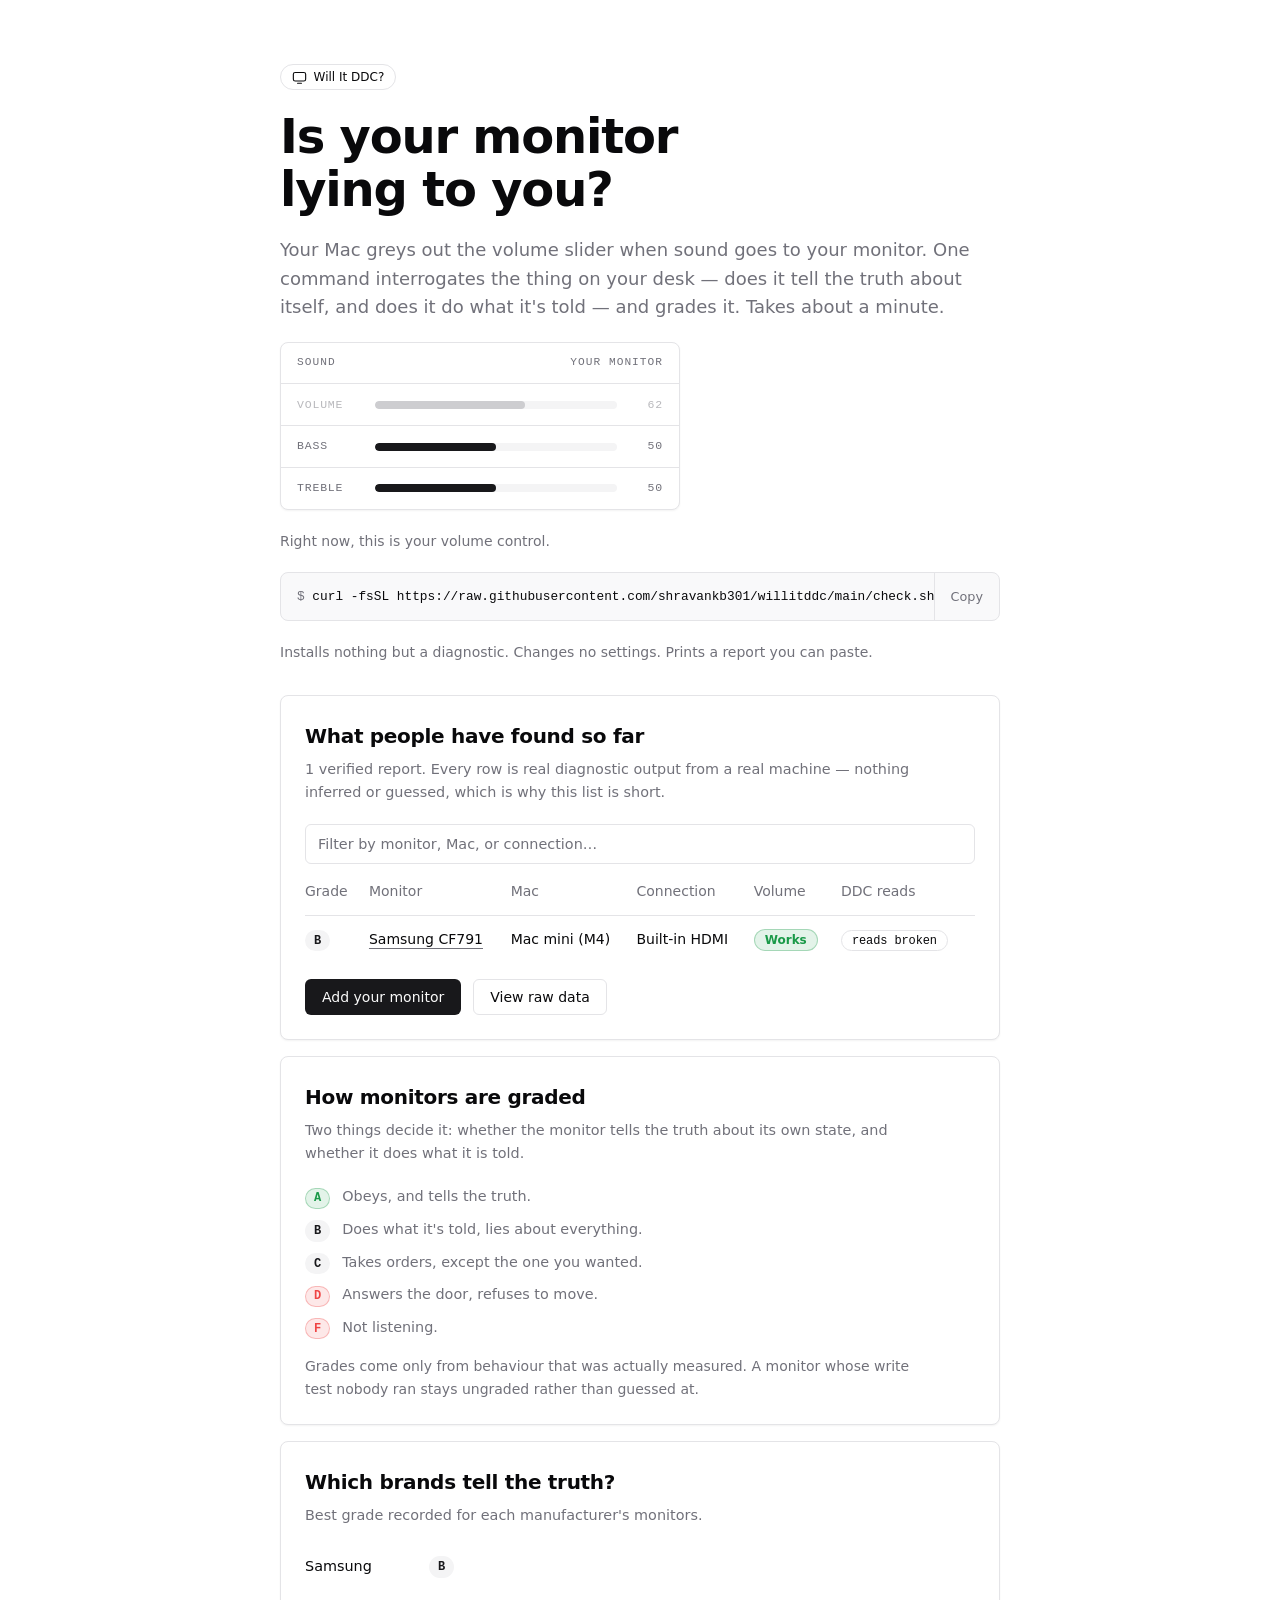
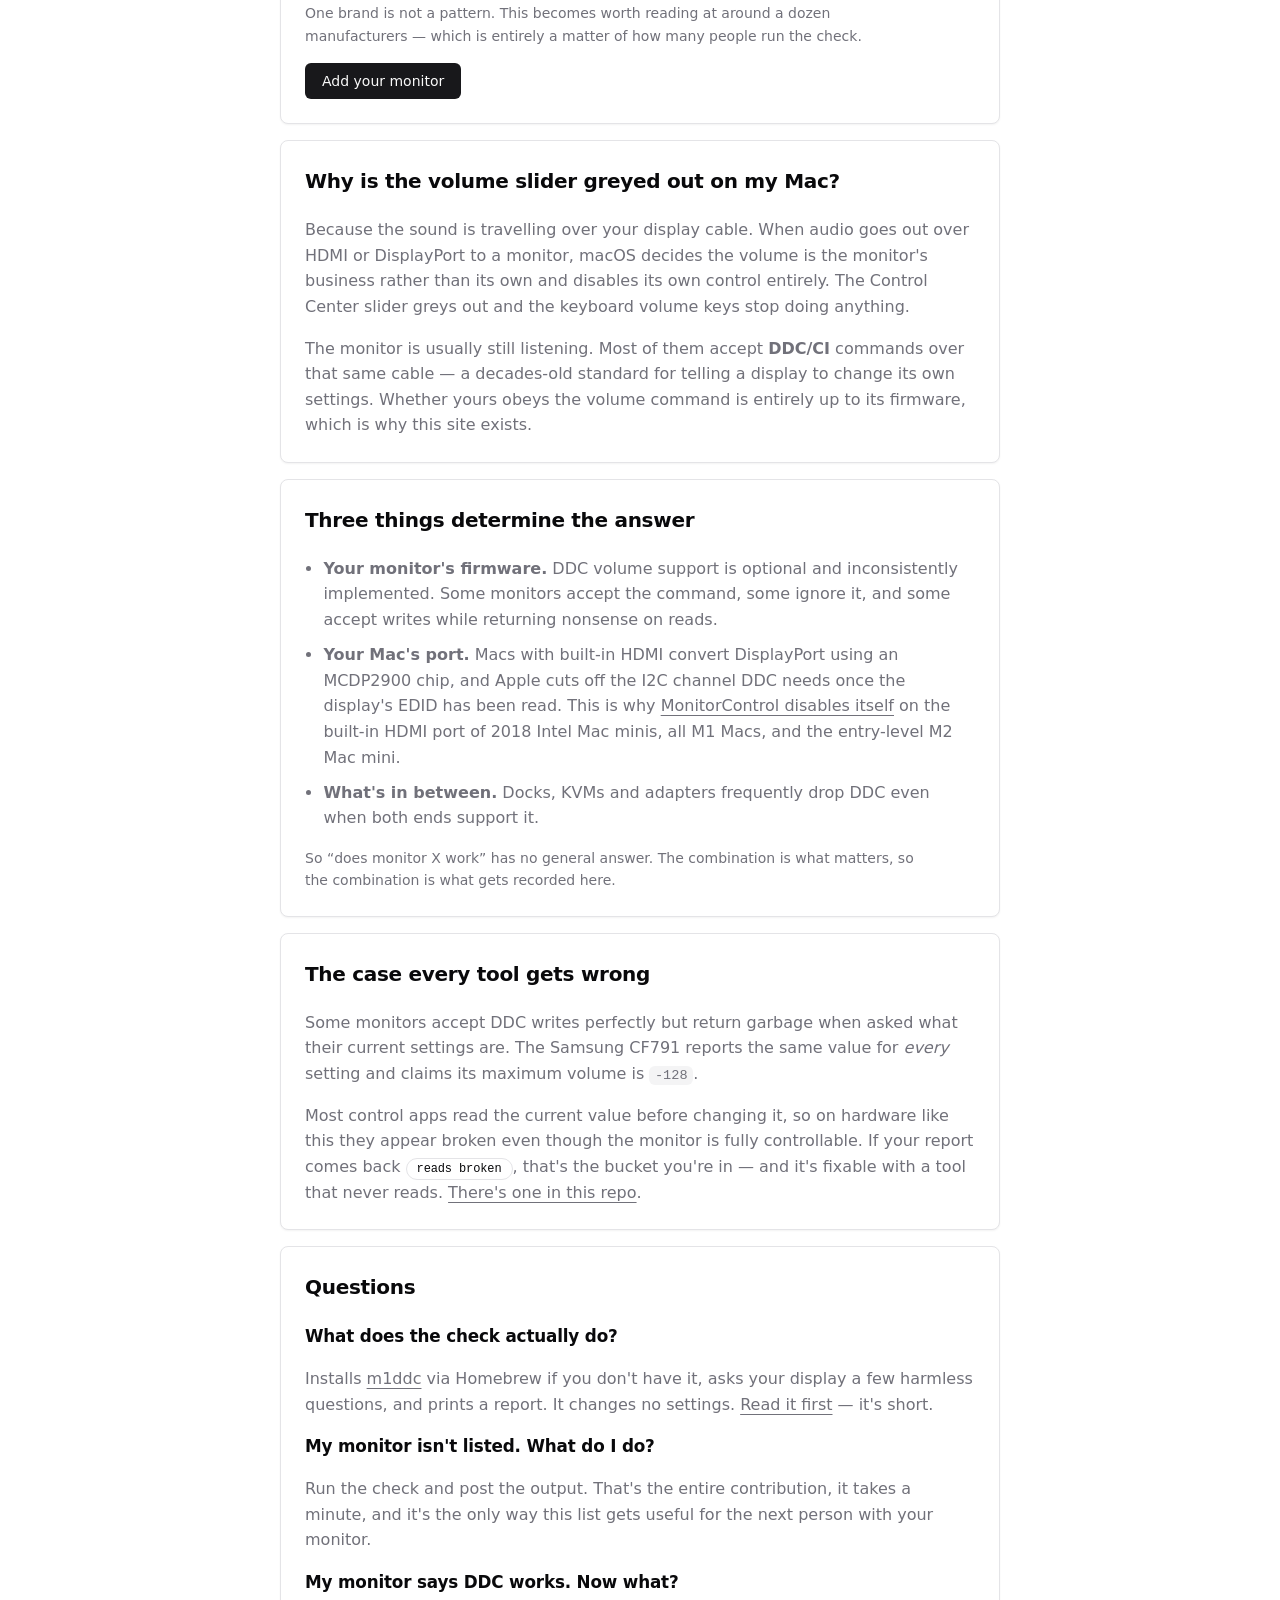
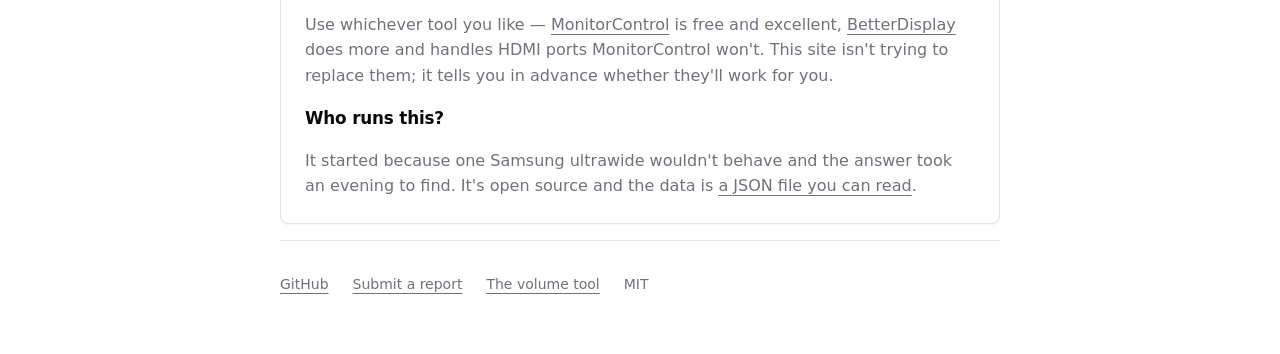
<file: docs/index.html>
<!doctype html>
<html lang="en">
<head>
<meta charset="utf-8">
<meta name="viewport" content="width=device-width, initial-scale=1">
<title>Will It DDC? — Does your monitor&#x27;s volume work on a Mac?</title>
<meta name="description" content="Find out whether your monitor supports DDC volume control on macOS. A crowdsourced compatibility list of monitor, Mac and connection combinations.">
<link rel="canonical" href="https://shravankb301.github.io/willitddc/">
<meta property="og:title" content="Will It DDC? — Does your monitor&#x27;s volume work on a Mac?">
<meta property="og:description" content="Find out whether your monitor supports DDC volume control on macOS. A crowdsourced compatibility list of monitor, Mac and connection combinations.">
<meta property="og:url" content="https://shravankb301.github.io/willitddc/">
<meta property="og:type" content="website">
<meta name="twitter:card" content="summary">
<link rel="icon" href="data:image/svg+xml,%3Csvg%20xmlns%3D%22http%3A//www.w3.org/2000/svg%22%20viewBox%3D%220%200%2020%2020%22%3E%3Crect%20width%3D%2220%22%20height%3D%2220%22%20rx%3D%224.5%22%20fill%3D%22%2318181b%22/%3E%3Crect%20x%3D%223.4%22%20y%3D%224.8%22%20width%3D%2213.2%22%20height%3D%229%22%20rx%3D%222%22%20fill%3D%22none%22%20stroke%3D%22%23fafafa%22%20stroke-width%3D%221.5%22/%3E%3Cpath%20d%3D%22M7.9%2016.4h4.2%22%20stroke%3D%22%23fafafa%22%20stroke-width%3D%221.5%22%20stroke-linecap%3D%22round%22/%3E%3C/svg%3E">
<meta name="color-scheme" content="light dark">
<style>/* Will It DDC? — shadcn/ui design system.
 *
 * shadcn ships as React + Tailwind components you copy into a project. This
 * site is static HTML generated by build.py, so the token set and component
 * styles are ported to plain CSS: same variables (zinc base), same radii, same
 * component anatomy. Swapping to real .tsx components later is then a markup
 * change, not a redesign.
 *
 * Light is the default and dark follows the OS, the way shadcn does it.
 */

:root {
  --background: 0 0% 100%;
  --foreground: 240 10% 3.9%;

  --card: 0 0% 100%;
  --card-foreground: 240 10% 3.9%;

  --primary: 240 5.9% 10%;
  --primary-foreground: 0 0% 98%;

  --secondary: 240 4.8% 95.9%;
  --secondary-foreground: 240 5.9% 10%;

  --muted: 240 4.8% 95.9%;
  --muted-foreground: 240 3.8% 46.1%;

  --accent: 240 4.8% 95.9%;
  --accent-foreground: 240 5.9% 10%;

  --destructive: 0 84.2% 60.2%;
  --destructive-foreground: 0 0% 98%;

  --success: 142 71% 35%;

  --border: 240 5.9% 90%;
  --input: 240 5.9% 90%;
  --ring: 240 10% 3.9%;

  --radius: 0.5rem;

  --font-sans: ui-sans-serif, system-ui, -apple-system, BlinkMacSystemFont,
    "Segoe UI", Roboto, "Helvetica Neue", Arial, sans-serif;
  --font-mono: ui-monospace, SFMono-Regular, "SF Mono", Menlo, Consolas, monospace;
}

@media (prefers-color-scheme: dark) {
  :root {
    --background: 240 10% 3.9%;
    --foreground: 0 0% 98%;

    --card: 240 10% 3.9%;
    --card-foreground: 0 0% 98%;

    --primary: 0 0% 98%;
    --primary-foreground: 240 5.9% 10%;

    --secondary: 240 3.7% 15.9%;
    --secondary-foreground: 0 0% 98%;

    --muted: 240 3.7% 15.9%;
    --muted-foreground: 240 5% 64.9%;

    --accent: 240 3.7% 15.9%;
    --accent-foreground: 0 0% 98%;

    --destructive: 0 62.8% 50.6%;
    --destructive-foreground: 0 0% 98%;

    --success: 142 69% 58%;

    --border: 240 3.7% 15.9%;
    --input: 240 3.7% 15.9%;
    --ring: 240 4.9% 83.9%;
  }
}

* { box-sizing: border-box; border-color: hsl(var(--border)); }

html { -webkit-text-size-adjust: 100%; }

body {
  margin: 0;
  background: hsl(var(--background));
  color: hsl(var(--foreground));
  font-family: var(--font-sans);
  font-size: 16px;
  line-height: 1.6;
  -webkit-font-smoothing: antialiased;
  font-feature-settings: "rlig" 1, "calt" 1;
}

.wrap { max-width: 768px; margin: 0 auto; padding: 0 1.5rem; }

a { color: inherit; text-decoration: none; }
a.link {
  font-weight: 500;
  text-decoration: underline;
  text-underline-offset: 4px;
  text-decoration-color: hsl(var(--muted-foreground));
}
a.link:hover { text-decoration-color: hsl(var(--foreground)); }

:focus-visible {
  outline: 2px solid hsl(var(--ring));
  outline-offset: 2px;
  border-radius: calc(var(--radius) - 2px);
}

/* --- typography ------------------------------------------------------------ */

.h1 {
  font-size: clamp(2.25rem, 5vw, 3rem);
  font-weight: 800;
  letter-spacing: -0.025em;
  line-height: 1.1;
  margin: 0;
  text-wrap: balance;
}

.h2 {
  font-size: 1.5rem;
  font-weight: 600;
  letter-spacing: -0.015em;
  line-height: 1.25;
  margin: 0;
  text-wrap: balance;
}

.h3 {
  font-size: 1.05rem;
  font-weight: 600;
  letter-spacing: -0.01em;
  margin: 0;
}

.lead {
  font-size: 1.125rem;
  color: hsl(var(--muted-foreground));
  margin: 0;
  max-width: 65ch;
}

p { margin: 0; max-width: 70ch; }
.muted { color: hsl(var(--muted-foreground)); }
.small { font-size: 0.875rem; }
.tiny { font-size: 0.8rem; }

strong { font-weight: 600; }

code {
  position: relative;
  border-radius: calc(var(--radius) - 2px);
  background: hsl(var(--muted));
  padding: 0.15rem 0.35rem;
  font-family: var(--font-mono);
  font-size: 0.85em;
  font-weight: 500;
}

ul.list {
  margin: 0;
  padding-left: 1.15rem;
  display: flex;
  flex-direction: column;
  gap: 0.6rem;
  color: hsl(var(--muted-foreground));
}
ul.list li { max-width: 68ch; }
ul.list li::marker { color: hsl(var(--muted-foreground)); }

/* --- layout ---------------------------------------------------------------- */

header { padding: 4rem 0 2rem; display: flex; flex-direction: column; gap: 1.25rem; }
main { display: flex; flex-direction: column; gap: 1rem; }
.stack { display: flex; flex-direction: column; gap: 1rem; }
.row { display: flex; align-items: center; gap: 0.75rem; flex-wrap: wrap; }

.separator { height: 1px; background: hsl(var(--border)); border: 0; margin: 0; }

/* --- card ------------------------------------------------------------------ */

.card {
  background: hsl(var(--card));
  color: hsl(var(--card-foreground));
  border: 1px solid hsl(var(--border));
  border-radius: var(--radius);
  box-shadow: 0 1px 2px 0 rgb(0 0 0 / 0.05);
}

.card-header {
  display: flex;
  flex-direction: column;
  gap: 0.375rem;
  padding: 1.5rem 1.5rem 0;
}

.card-title { font-size: 1.25rem; font-weight: 600; letter-spacing: -0.015em; margin: 0; }
.card-description { font-size: 0.9rem; color: hsl(var(--muted-foreground)); margin: 0; max-width: 68ch; }

.card-content {
  padding: 1.5rem;
  display: flex;
  flex-direction: column;
  gap: 1rem;
}
.card-header + .card-content { padding-top: 1.25rem; }

.card-footer {
  display: flex;
  align-items: center;
  gap: 1rem;
  flex-wrap: wrap;
  padding: 1.25rem 1.5rem;
  border-top: 1px solid hsl(var(--border));
}

/* --- button ---------------------------------------------------------------- */

.btn {
  display: inline-flex;
  align-items: center;
  justify-content: center;
  gap: 0.5rem;
  white-space: nowrap;
  border-radius: calc(var(--radius) - 2px);
  font-size: 0.875rem;
  font-weight: 500;
  height: 2.25rem;
  padding: 0 1rem;
  border: 1px solid transparent;
  cursor: pointer;
  font-family: inherit;
  transition: background-color .15s, color .15s, border-color .15s;
}

.btn-primary {
  background: hsl(var(--primary));
  color: hsl(var(--primary-foreground));
}
.btn-primary:hover { background: hsl(var(--primary) / 0.9); }

.btn-outline {
  background: hsl(var(--background));
  border-color: hsl(var(--input));
  color: hsl(var(--foreground));
}
.btn-outline:hover { background: hsl(var(--accent)); color: hsl(var(--accent-foreground)); }

.btn-ghost { background: transparent; color: hsl(var(--foreground)); }
.btn-ghost:hover { background: hsl(var(--accent)); }

.btn-sm { height: 2rem; padding: 0 0.75rem; font-size: 0.82rem; }

/* --- badge ----------------------------------------------------------------- */

.badge {
  display: inline-flex;
  align-items: center;
  border-radius: 9999px;
  border: 1px solid transparent;
  padding: 0.1rem 0.625rem;
  font-size: 0.75rem;
  font-weight: 600;
  line-height: 1.35;
  white-space: nowrap;
}

.badge-secondary { background: hsl(var(--secondary)); color: hsl(var(--secondary-foreground)); }
.badge-outline { color: hsl(var(--foreground)); border-color: hsl(var(--border)); }
.badge-success { background: hsl(var(--success) / 0.12); color: hsl(var(--success)); border-color: hsl(var(--success) / 0.3); }
.badge-destructive { background: hsl(var(--destructive) / 0.12); color: hsl(var(--destructive)); border-color: hsl(var(--destructive) / 0.3); }
.badge-mono { font-family: var(--font-mono); font-weight: 500; letter-spacing: -0.01em; }

/* --- input ----------------------------------------------------------------- */

.input {
  display: flex;
  width: 100%;
  height: 2.5rem;
  border-radius: calc(var(--radius) - 2px);
  border: 1px solid hsl(var(--input));
  background: hsl(var(--background));
  padding: 0 0.75rem;
  font-size: 0.9rem;
  font-family: inherit;
  color: hsl(var(--foreground));
}
.input::placeholder { color: hsl(var(--muted-foreground)); }
.input:focus-visible { outline: 2px solid hsl(var(--ring)); outline-offset: 2px; }

/* --- code block / copy ------------------------------------------------------ */

.codeblock {
  display: flex;
  align-items: stretch;
  border: 1px solid hsl(var(--border));
  border-radius: var(--radius);
  background: hsl(var(--muted) / 0.5);
  overflow: hidden;
}
.codeblock pre {
  margin: 0;
  padding: 0.85rem 1rem;
  flex: 1;
  overflow-x: auto;
  font-family: var(--font-mono);
  font-size: 0.8rem;
  line-height: 1.5;
  white-space: pre;
  color: hsl(var(--foreground));
}
.codeblock pre::-webkit-scrollbar { height: 6px; }
.codeblock pre::-webkit-scrollbar-thumb {
  background: hsl(var(--muted-foreground) / 0.35);
  border-radius: 3px;
}
.codeblock .prompt { color: hsl(var(--muted-foreground)); user-select: none; }

.copy {
  flex-shrink: 0;
  border: 0;
  border-left: 1px solid hsl(var(--border));
  background: transparent;
  color: hsl(var(--muted-foreground));
  font-family: inherit;
  font-size: 0.8rem;
  font-weight: 500;
  padding: 0 1rem;
  cursor: pointer;
  transition: background-color .15s, color .15s;
}
.copy:hover { background: hsl(var(--accent)); color: hsl(var(--accent-foreground)); }
.copy.done { color: hsl(var(--success)); }

/* --- table ----------------------------------------------------------------- */

.table-wrap { width: 100%; overflow-x: auto; }
table { width: 100%; border-collapse: collapse; font-size: 0.875rem; caption-side: bottom; }
thead tr { border-bottom: 1px solid hsl(var(--border)); }
th {
  text-align: left;
  padding: 0 1rem 0.75rem 0;
  font-weight: 500;
  color: hsl(var(--muted-foreground));
  white-space: nowrap;
}
tbody tr { border-bottom: 1px solid hsl(var(--border)); }
tbody tr:last-child { border-bottom: 0; }
td {
  padding: 0.75rem 1rem 0.75rem 0;
  vertical-align: middle;
  font-variant-numeric: tabular-nums;
}
td.name { font-weight: 500; white-space: nowrap; }

.empty { color: hsl(var(--muted-foreground)); font-size: 0.875rem; }

/* --- the OSD panel ----------------------------------------------------------
 * Still the clearest way to state the problem: the monitor's own menu, with
 * the row you can't reach greyed out. Built from card + progress primitives. */

.osd { max-width: 25rem; font-family: var(--font-mono); }
.osd-head {
  display: flex;
  justify-content: space-between;
  padding: 0.7rem 1rem;
  border-bottom: 1px solid hsl(var(--border));
  font-size: 0.7rem;
  text-transform: uppercase;
  letter-spacing: 0.09em;
  color: hsl(var(--muted-foreground));
}
.osd-row {
  display: flex;
  align-items: center;
  gap: 0.9rem;
  padding: 0.7rem 1rem;
  font-size: 0.72rem;
  text-transform: uppercase;
  letter-spacing: 0.07em;
}
.osd-row + .osd-row { border-top: 1px solid hsl(var(--border)); }
.osd-row .label { width: 4rem; flex-shrink: 0; color: hsl(var(--muted-foreground)); }
.osd-row .val { width: 2rem; text-align: right; font-variant-numeric: tabular-nums; color: hsl(var(--muted-foreground)); }

.progress {
  flex: 1;
  height: 0.5rem;
  border-radius: 9999px;
  background: hsl(var(--secondary));
  overflow: hidden;
}
.progress > div { height: 100%; background: hsl(var(--primary)); border-radius: 9999px; }

.osd-row.disabled .label,
.osd-row.disabled .val { color: hsl(var(--muted-foreground) / 0.5); }
.osd-row.disabled .progress > div { background: hsl(var(--muted-foreground) / 0.3); }

/* --- footer ---------------------------------------------------------------- */

footer {
  padding: 2rem 0 4rem;
  margin-top: 1rem;
  border-top: 1px solid hsl(var(--border));
  display: flex;
  gap: 1.5rem;
  flex-wrap: wrap;
  align-items: center;
  font-size: 0.875rem;
  color: hsl(var(--muted-foreground));
}

@media (prefers-reduced-motion: reduce) {
  * { transition: none !important; animation: none !important; }
}

@media (max-width: 640px) {
  header { padding: 2.5rem 0 1.5rem; }
  .card-header { padding: 1.25rem 1.25rem 0; }
  .card-content { padding: 1.25rem; }
  .osd { max-width: none; }
}

/* Brand chip in the masthead. */
.brand {
  align-self: flex-start;
  gap: 0.4rem;
  padding: 0.25rem 0.7rem;
  font-weight: 500;
}
.brand:hover { background: hsl(var(--accent)); }

/* --- grades ---------------------------------------------------------------
 * The grade is the shareable unit, so it gets weight wherever it appears. */

.badge-grade {
  font-family: var(--font-mono);
  font-weight: 700;
  min-width: 1.5rem;
  justify-content: center;
  padding: 0.1rem 0.5rem;
}

.grade-hero { display: flex; align-items: flex-start; gap: 0.9rem; }
.grade-hero .badge-grade {
  font-size: 1.35rem;
  min-width: 2.6rem;
  padding: 0.35rem 0.6rem;
  border-radius: var(--radius);
  flex-shrink: 0;
}

.scale { display: flex; flex-direction: column; gap: 0.55rem; }
.scale-row { display: flex; align-items: baseline; gap: 0.75rem; font-size: 0.9rem; }
.scale-row .badge-grade { flex-shrink: 0; }
.scale-row span:last-child { color: hsl(var(--muted-foreground)); }

.brandbar {
  display: flex; align-items: center; gap: 0.75rem;
  font-size: 0.9rem; padding: 0.5rem 0;
}
.brandbar .bname { width: 7rem; flex-shrink: 0; font-weight: 500; }
.brandbar .grades { display: flex; gap: 0.3rem; flex-wrap: wrap; }
</style>
</head>
<body>
<div class="wrap">
<header>
  <a href="./" class="badge badge-outline brand"><svg width="15" height="15" viewBox="0 0 20 20" fill="none" aria-hidden="true"><rect x="1.8" y="3.4" width="16.4" height="11.2" rx="2.4" stroke="currentColor" stroke-width="1.5"/><path d="M7.4 17.6h5.2" stroke="currentColor" stroke-width="1.5" stroke-linecap="round"/></svg><span>Will It DDC?</span></a>
  <h1 class="h1">Is your monitor lying to you?</h1>
  <p class="lead">
    Your Mac greys out the volume slider when sound goes to your monitor. One
    command interrogates the thing on your desk &mdash; does it tell the truth
    about itself, and does it do what it's told &mdash; and grades it.
    Takes about a minute.
  </p>

  <div class="card osd" role="img"
       aria-label="A monitor's on-screen menu with the volume row greyed out.">
    <div class="osd-head"><span>Sound</span><span>Your monitor</span></div>
    <div class="osd-row disabled">
      <span class="label">Volume</span>
      <div class="progress"><div style="width:62%"></div></div>
      <span class="val">62</span>
    </div>
    <div class="osd-row">
      <span class="label">Bass</span>
      <div class="progress"><div style="width:50%"></div></div>
      <span class="val">50</span>
    </div>
    <div class="osd-row">
      <span class="label">Treble</span>
      <div class="progress"><div style="width:50%"></div></div>
      <span class="val">50</span>
    </div>
  </div>
  <p class="small muted">Right now, this is your volume control.</p>

  <div class="codeblock"><pre><span class="prompt">$ </span><span class="c">curl -fsSL https://raw.githubusercontent.com/shravankb301/willitddc/main/check.sh | bash</span></pre><button class="copy">Copy</button></div>
  <p class="small muted">Installs nothing but a diagnostic. Changes no settings. Prints a report you can paste.</p>
</header>
<main>
<section class="card">
  <div class="card-header">
    <h2 class="card-title">What people have found so far</h2>
    <p class="card-description">1 verified report. Every row is real diagnostic output from a real machine &mdash; nothing inferred or guessed, which is why this list is short.</p>
  </div>
  <div class="card-content">
    <input id="filter" class="input" type="search"
           placeholder="Filter by monitor, Mac, or connection…" autocomplete="off">
    <div class="table-wrap">
      <table>
        <thead><tr><th>Grade</th><th>Monitor</th><th>Mac</th><th>Connection</th><th>Volume</th><th>DDC reads</th></tr></thead>
        <tbody id="rows">
          <tr data-s="samsung cf791 c34f791 mac mini (m4) built-in hdmi"><td><span class="badge badge-secondary badge-grade" title="Does what it&#x27;s told, lies about everything.">B</span></td><td class="name"><a class="link" href="m/samsung-cf791.html">Samsung CF791</a></td><td>Mac mini (M4)</td><td>Built-in HDMI</td><td><span class="badge badge-success">Works</span></td><td><span class="badge badge-outline badge-mono">reads broken</span></td></tr>
        </tbody>
      </table>
    </div>
    <div class="empty" id="noresults" style="display:none">
      No match yet &mdash; which means nobody has reported that combination.
    </div>
    <div class="row">
      <a class="btn btn-primary" href="https://github.com/shravankb301/willitddc/issues/new?template=report.yml">Add your monitor</a>
      <a class="btn btn-outline" href="https://github.com/shravankb301/willitddc/blob/main/data/monitors.json">View raw data</a>
    </div>
  </div>
</section>
<section class="card">
  <div class="card-header">
    <h2 class="card-title">How monitors are graded</h2>
    <p class="card-description">Two things decide it: whether the monitor tells the truth about its own state, and whether it does what it is told.</p>
  </div>
  <div class="card-content">
    <div class="scale">
    <div class="scale-row"><span class="badge badge-success badge-grade" title="Obeys, and tells the truth.">A</span><span>Obeys, and tells the truth.</span></div>
    <div class="scale-row"><span class="badge badge-secondary badge-grade" title="Does what it&#x27;s told, lies about everything.">B</span><span>Does what it&#x27;s told, lies about everything.</span></div>
    <div class="scale-row"><span class="badge badge-secondary badge-grade" title="Takes orders, except the one you wanted.">C</span><span>Takes orders, except the one you wanted.</span></div>
    <div class="scale-row"><span class="badge badge-destructive badge-grade" title="Answers the door, refuses to move.">D</span><span>Answers the door, refuses to move.</span></div>
    <div class="scale-row"><span class="badge badge-destructive badge-grade" title="Not listening.">F</span><span>Not listening.</span></div>
    </div>
    <p class="muted small">
      Grades come only from behaviour that was actually measured. A monitor whose
      write test nobody ran stays ungraded rather than guessed at.
    </p>
  </div>
</section>
<section class="card">
  <div class="card-header">
    <h2 class="card-title">Which brands tell the truth?</h2>
    <p class="card-description">Best grade recorded for each manufacturer's monitors.</p>
  </div>
  <div class="card-content">
    <div class="brandbar"><span class="bname">Samsung</span><span class="grades"><span class="badge badge-secondary badge-grade" title="Does what it&#x27;s told, lies about everything.">B</span></span></div>
    <p class="muted small">One brand is not a pattern. This becomes worth reading at around a dozen manufacturers &mdash; which is entirely a matter of how many people run the check.</p>
    <div class="row">
      <a class="btn btn-primary" href="https://github.com/shravankb301/willitddc/issues/new?template=report.yml">Add your monitor</a>
    </div>
  </div>
</section>
<section class="card">
  <div class="card-header">
    <h2 class="card-title">Why is the volume slider greyed out on my Mac?</h2>
    
  </div>
  <div class="card-content">
    <p class="muted">
      Because the sound is travelling over your display cable. When audio goes out
      over HDMI or DisplayPort to a monitor, macOS decides the volume is the
      monitor's business rather than its own and disables its own control entirely.
      The Control Center slider greys out and the keyboard volume keys stop doing
      anything.
    </p>
    <p class="muted">
      The monitor is usually still listening. Most of them accept <strong>DDC/CI</strong>
      commands over that same cable &mdash; a decades-old standard for telling a display
      to change its own settings. Whether yours obeys the volume command is entirely up
      to its firmware, which is why this site exists.
    </p>
  </div>
</section>
<section class="card">
  <div class="card-header">
    <h2 class="card-title">Three things determine the answer</h2>
    
  </div>
  <div class="card-content">
    <ul class="list">
      <li><strong>Your monitor's firmware.</strong> DDC volume support is optional and
        inconsistently implemented. Some monitors accept the command, some ignore it,
        and some accept writes while returning nonsense on reads.</li>
      <li><strong>Your Mac's port.</strong> Macs with built-in HDMI convert DisplayPort
        using an MCDP2900 chip, and Apple cuts off the I2C channel DDC needs once the
        display's EDID has been read. This is why
        <a class="link" href="https://github.com/MonitorControl/MonitorControl/discussions/750">MonitorControl
        disables itself</a> on the built-in HDMI port of 2018 Intel Mac minis, all M1
        Macs, and the entry-level M2 Mac mini.</li>
      <li><strong>What's in between.</strong> Docks, KVMs and adapters frequently drop
        DDC even when both ends support it.</li>
    </ul>
    <p class="muted small">
      So &ldquo;does monitor X work&rdquo; has no general answer. The combination is what
      matters, so the combination is what gets recorded here.
    </p>
  </div>
</section>
<section class="card">
  <div class="card-header">
    <h2 class="card-title">The case every tool gets wrong</h2>
    
  </div>
  <div class="card-content">
    <p class="muted">
      Some monitors accept DDC writes perfectly but return garbage when asked what their
      current settings are. The Samsung CF791 reports the same value for <em>every</em>
      setting and claims its maximum volume is <code>-128</code>.
    </p>
    <p class="muted">
      Most control apps read the current value before changing it, so on hardware like
      this they appear broken even though the monitor is fully controllable. If your
      report comes back <span class="badge badge-outline badge-mono">reads broken</span>,
      that's the bucket you're in &mdash; and it's fixable with a tool that never reads.
      <a class="link" href="https://github.com/shravankb301/willitddc/blob/main/TOOL.md">There's one in this repo</a>.
    </p>
  </div>
</section>
<section class="card">
  <div class="card-header">
    <h2 class="card-title">Questions</h2>
    
  </div>
  <div class="card-content">
    <h3 class="h3">What does the check actually do?</h3>
    <p class="muted">
      Installs <a class="link" href="https://github.com/waydabber/m1ddc">m1ddc</a> via
      Homebrew if you don't have it, asks your display a few harmless questions, and
      prints a report. It changes no settings.
      <a class="link" href="https://github.com/shravankb301/willitddc/blob/main/check.sh">Read it first</a> &mdash; it's short.
    </p>

    <h3 class="h3">My monitor isn't listed. What do I do?</h3>
    <p class="muted">
      Run the check and post the output. That's the entire contribution, it takes a
      minute, and it's the only way this list gets useful for the next person with
      your monitor.
    </p>

    <h3 class="h3">My monitor says DDC works. Now what?</h3>
    <p class="muted">
      Use whichever tool you like &mdash;
      <a class="link" href="https://github.com/MonitorControl/MonitorControl">MonitorControl</a>
      is free and excellent,
      <a class="link" href="https://github.com/waydabber/BetterDisplay">BetterDisplay</a>
      does more and handles HDMI ports MonitorControl won't. This site isn't trying to
      replace them; it tells you in advance whether they'll work for you.
    </p>

    <h3 class="h3">Who runs this?</h3>
    <p class="muted">
      It started because one Samsung ultrawide wouldn't behave and the answer took an
      evening to find. It's open source and the data is
      <a class="link" href="https://github.com/shravankb301/willitddc/blob/main/data/monitors.json">a JSON file you can read</a>.
    </p>
  </div>
</section>
</main>
<footer>
  <a class="link" href="https://github.com/shravankb301/willitddc">GitHub</a>
  <a class="link" href="https://github.com/shravankb301/willitddc/issues/new?template=report.yml">Submit a report</a>
  <a class="link" href="https://github.com/shravankb301/willitddc/blob/main/TOOL.md">The volume tool</a>
  <span>MIT</span>
</footer>
</div>
<script>
document.querySelectorAll('.copy').forEach(function(b){
  b.addEventListener('click',async function(){
    var t=b.parentElement.querySelector('.c').textContent;
    try{await navigator.clipboard.writeText(t)}catch(e){
      var a=document.createElement('textarea');a.value=t;document.body.appendChild(a);
      a.select();document.execCommand('copy');a.remove()}
    b.textContent='Copied';b.classList.add('done');
    setTimeout(function(){b.textContent='Copy';b.classList.remove('done')},1600)})});

var f=document.getElementById('filter'),rows=document.getElementById('rows'),
nr=document.getElementById('noresults');
f.addEventListener('input',function(){
  var q=f.value.toLowerCase().trim(),shown=0;
  Array.prototype.forEach.call(rows.rows,function(tr){
    var hit=!q||tr.dataset.s.indexOf(q)>-1;
    tr.style.display=hit?'':'none';if(hit)shown++});
  nr.style.display=shown?'none':'block'});
</script>
</body>
</html>
</file>
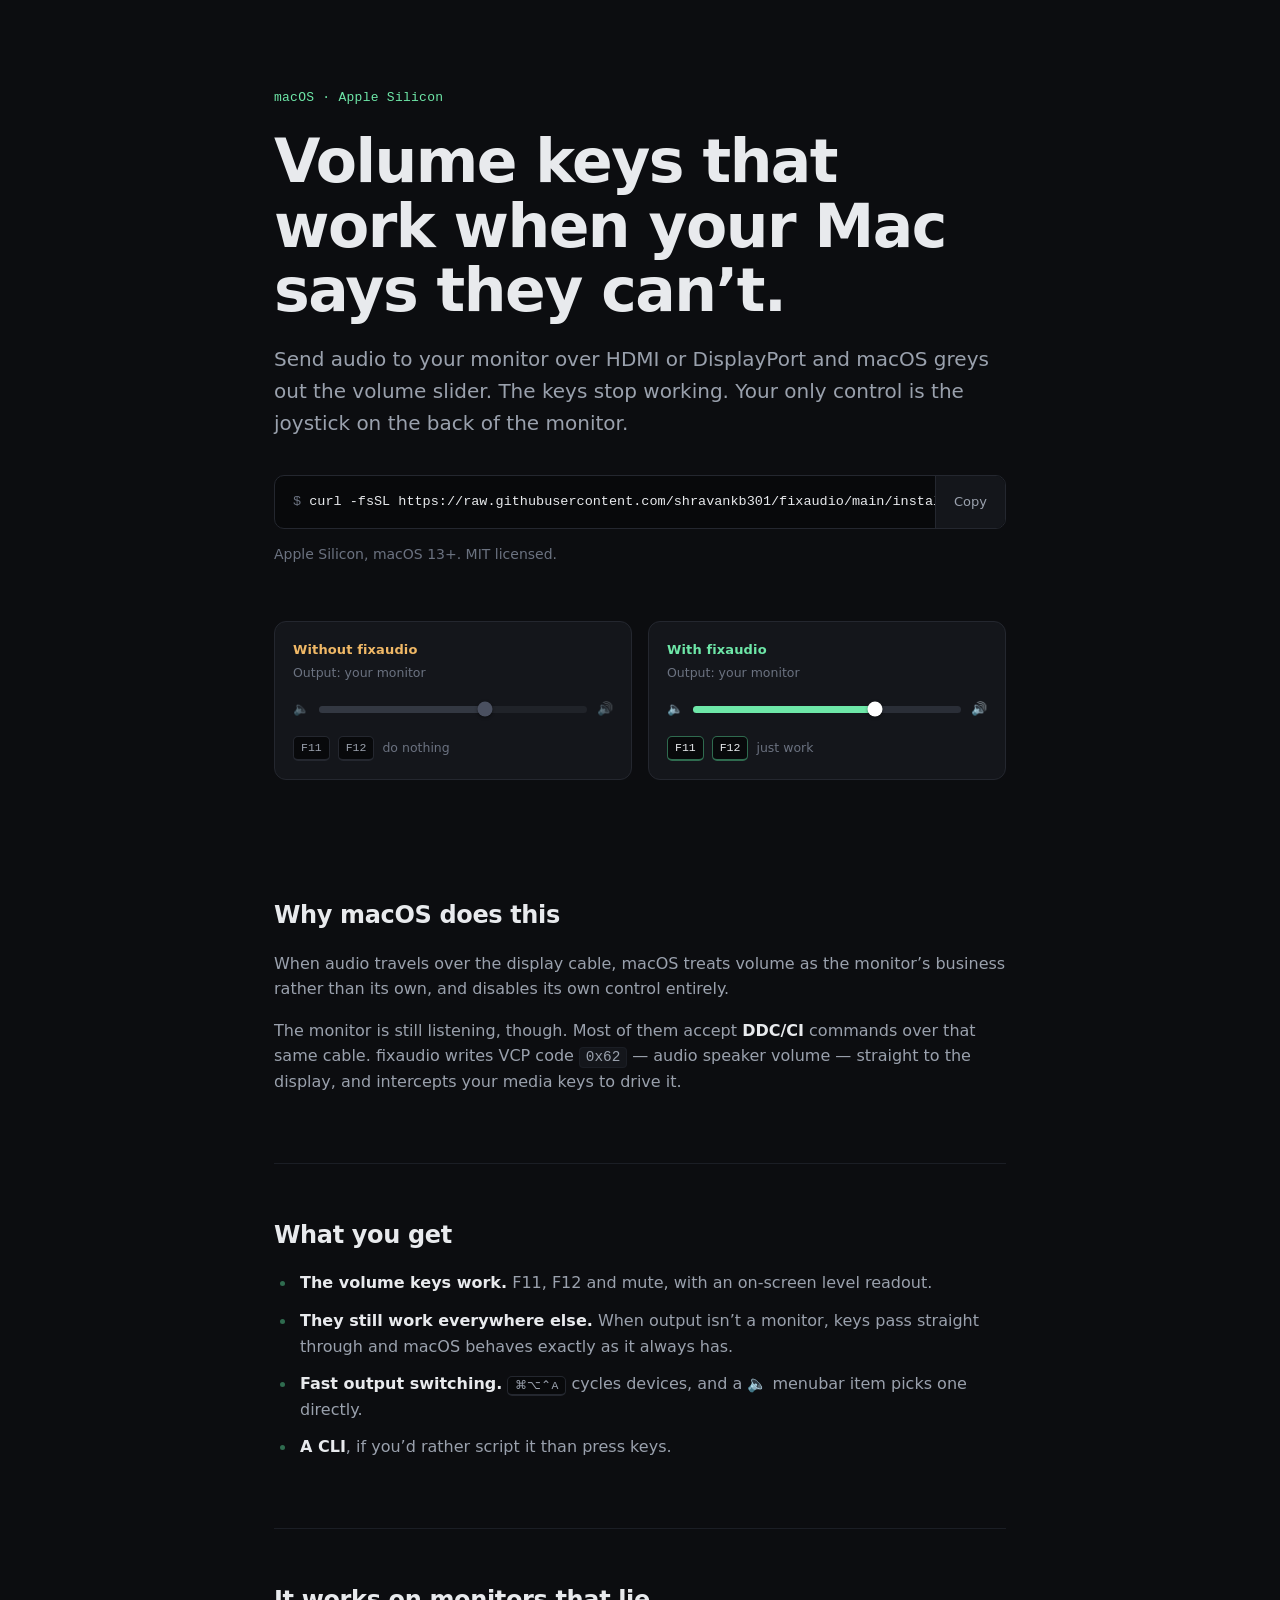
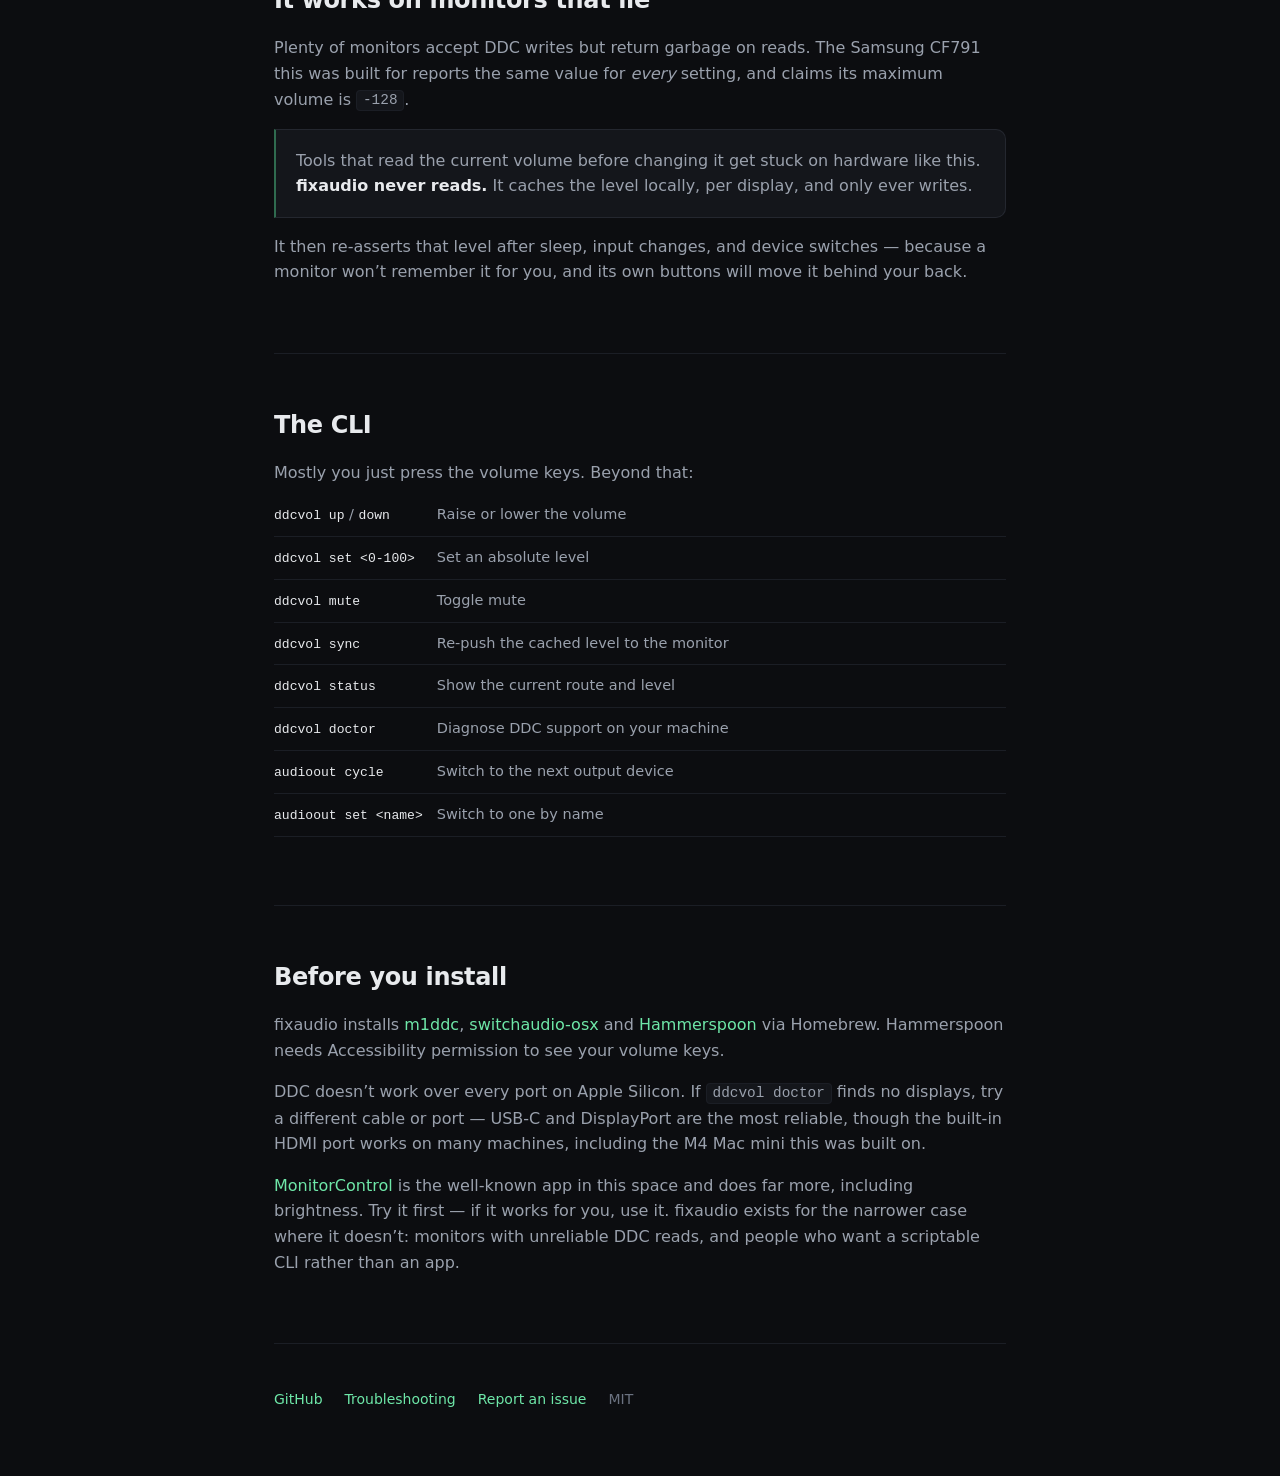
<file: site/index.html>
<!doctype html>
<html lang="en">
<head>
<meta charset="utf-8">
<meta name="viewport" content="width=device-width, initial-scale=1">
<title>fixaudio — volume keys for monitors macOS won't control</title>
<meta name="description" content="macOS greys out the volume slider when audio goes to a monitor over HDMI or DisplayPort. fixaudio gives your volume keys back, using DDC/CI.">
<meta property="og:title" content="fixaudio">
<meta property="og:description" content="Volume keys that work when your Mac says they can't.">
<meta property="og:type" content="website">
<style>
  :root {
    --bg: #0c0d10;
    --bg-raised: #14161b;
    --bg-sunken: #08090b;
    --line: #24272f;
    --line-soft: #1b1e25;
    --text: #e8eaed;
    --text-dim: #9aa1ad;
    --text-faint: #6b7280;
    --accent: #6ee7a8;
    --accent-dim: #2f6b4f;
    --warn: #f0b866;
    --mono: ui-monospace, SFMono-Regular, "SF Mono", Menlo, Consolas, monospace;
    --sans: -apple-system, BlinkMacSystemFont, "Segoe UI", Inter, system-ui, sans-serif;
  }

  * { box-sizing: border-box; }

  body {
    margin: 0;
    background: var(--bg);
    color: var(--text);
    font-family: var(--sans);
    line-height: 1.6;
    -webkit-font-smoothing: antialiased;
  }

  .wrap { max-width: 780px; margin: 0 auto; padding: 0 24px; }

  a { color: var(--accent); text-decoration: none; }
  a:hover { text-decoration: underline; }

  code {
    font-family: var(--mono);
    font-size: 0.9em;
    background: var(--bg-raised);
    border: 1px solid var(--line-soft);
    border-radius: 4px;
    padding: 0.1em 0.4em;
  }

  /* --- hero --- */

  header { padding: 88px 0 56px; }

  .eyebrow {
    font-family: var(--mono);
    font-size: 13px;
    color: var(--accent);
    letter-spacing: 0.02em;
    margin-bottom: 20px;
  }

  h1 {
    font-size: clamp(38px, 7vw, 60px);
    line-height: 1.08;
    letter-spacing: -0.025em;
    margin: 0 0 20px;
    font-weight: 640;
  }

  .lede {
    font-size: clamp(17px, 2.4vw, 20px);
    color: var(--text-dim);
    margin: 0 0 8px;
    max-width: 62ch;
  }

  /* --- install --- */

  .install {
    margin: 36px 0 14px;
    display: flex;
    align-items: stretch;
    background: var(--bg-sunken);
    border: 1px solid var(--line);
    border-radius: 10px;
    overflow: hidden;
  }

  .install pre {
    margin: 0;
    padding: 15px 18px;
    font-family: var(--mono);
    font-size: 13.5px;
    color: var(--text);
    overflow-x: auto;
    flex: 1;
    white-space: pre;
  }
  .install pre::-webkit-scrollbar { height: 6px; }
  .install pre::-webkit-scrollbar-thumb { background: var(--line); border-radius: 3px; }

  .install .prompt { color: var(--text-faint); user-select: none; }

  .copy {
    flex-shrink: 0;
    border: none;
    border-left: 1px solid var(--line);
    background: var(--bg-raised);
    color: var(--text-dim);
    font-family: var(--sans);
    font-size: 13px;
    font-weight: 500;
    padding: 0 18px;
    cursor: pointer;
    transition: color .15s, background .15s;
  }
  .copy:hover { background: #1b1e25; color: var(--text); }
  .copy.done { color: var(--accent); }

  .subnote { font-size: 14px; color: var(--text-faint); margin: 0; }

  /* --- the demo panel --- */

  .demo {
    display: grid;
    grid-template-columns: 1fr 1fr;
    gap: 16px;
    margin: 56px 0 8px;
  }
  @media (max-width: 620px) { .demo { grid-template-columns: 1fr; } }

  .panel {
    background: var(--bg-raised);
    border: 1px solid var(--line);
    border-radius: 12px;
    padding: 18px;
  }

  .panel h3 {
    margin: 0 0 2px;
    font-size: 13px;
    font-weight: 600;
    letter-spacing: 0.01em;
  }
  .panel .cap { font-size: 12.5px; color: var(--text-faint); margin: 0 0 16px; }
  .panel.bad h3 { color: var(--warn); }
  .panel.good h3 { color: var(--accent); }

  .slider { display: flex; align-items: center; gap: 10px; }
  .slider .ico { font-size: 13px; opacity: .5; }
  .panel.good .slider .ico { opacity: .95; }

  .track {
    flex: 1;
    height: 7px;
    border-radius: 4px;
    background: #2a2e37;
    position: relative;
  }
  .fill {
    position: absolute; inset: 0 auto 0 0;
    border-radius: 4px;
    background: var(--accent);
  }
  .knob {
    position: absolute; top: 50%;
    width: 15px; height: 15px; border-radius: 50%;
    transform: translate(-50%, -50%);
    background: #fff;
    box-shadow: 0 1px 3px rgba(0,0,0,.5);
  }
  .panel.bad .track { background: #202329; }
  .panel.bad .fill { background: #333842; }
  .panel.bad .knob { background: #4a5060; }

  .keys { margin-top: 16px; display: flex; align-items: center; gap: 8px; font-size: 12.5px; color: var(--text-faint); }
  .kbd {
    font-family: var(--mono); font-size: 11.5px;
    border: 1px solid var(--line); border-bottom-width: 2px;
    border-radius: 5px; padding: 2px 7px; color: var(--text-dim);
    background: var(--bg-sunken);
  }
  .panel.good .kbd { color: var(--text); border-color: var(--accent-dim); }

  /* --- sections --- */

  section { padding: 52px 0; border-top: 1px solid var(--line-soft); }
  section:first-of-type { border-top: none; }

  h2 {
    font-size: 24px;
    letter-spacing: -0.015em;
    margin: 0 0 16px;
    font-weight: 620;
  }

  p { margin: 0 0 16px; color: var(--text-dim); }
  p.tight { margin-bottom: 8px; }
  strong { color: var(--text); font-weight: 600; }

  ul { margin: 0 0 16px; padding-left: 0; list-style: none; }
  li {
    color: var(--text-dim);
    margin-bottom: 12px;
    padding-left: 26px;
    position: relative;
  }
  li::before {
    content: "";
    position: absolute; left: 6px; top: 11px;
    width: 5px; height: 5px; border-radius: 50%;
    background: var(--accent-dim);
  }

  .callout {
    background: var(--bg-raised);
    border: 1px solid var(--line);
    border-left: 2px solid var(--accent-dim);
    border-radius: 0 10px 10px 0;
    padding: 18px 20px;
    margin: 0 0 16px;
  }
  .callout p:last-child { margin-bottom: 0; }

  table { width: 100%; border-collapse: collapse; margin: 0 0 16px; font-size: 14.5px; display: block; overflow-x: auto; }
  tbody { display: table; width: 100%; }
  td { padding: 9px 14px 9px 0; border-bottom: 1px solid var(--line-soft); vertical-align: top; color: var(--text-dim); }
  td:first-child { white-space: nowrap; width: 1%; }
  td code { background: none; border: none; padding: 0; color: var(--text); }

  footer {
    padding: 44px 0 72px;
    border-top: 1px solid var(--line-soft);
    color: var(--text-faint);
    font-size: 14px;
    display: flex;
    gap: 22px;
    flex-wrap: wrap;
  }
</style>
</head>
<body>

<div class="wrap">

<header>
  <div class="eyebrow">macOS · Apple Silicon</div>
  <h1>Volume keys that work when your Mac says they can&rsquo;t.</h1>
  <p class="lede">
    Send audio to your monitor over HDMI or DisplayPort and macOS greys out the
    volume slider. The keys stop working. Your only control is the joystick on
    the back of the monitor.
  </p>

  <div class="install">
    <pre><span class="prompt">$ </span><span id="cmd">curl -fsSL https://raw.githubusercontent.com/shravankb301/fixaudio/main/install.sh | bash</span></pre>
    <button class="copy" id="copy">Copy</button>
  </div>
  <p class="subnote">Apple Silicon, macOS 13+. MIT licensed.</p>

  <div class="demo">
    <div class="panel bad">
      <h3>Without fixaudio</h3>
      <p class="cap">Output: your monitor</p>
      <div class="slider">
        <span class="ico">🔈</span>
        <div class="track"><div class="fill" style="width:62%"></div><div class="knob" style="left:62%"></div></div>
        <span class="ico">🔊</span>
      </div>
      <div class="keys"><span class="kbd">F11</span><span class="kbd">F12</span> do nothing</div>
    </div>

    <div class="panel good">
      <h3>With fixaudio</h3>
      <p class="cap">Output: your monitor</p>
      <div class="slider">
        <span class="ico">🔈</span>
        <div class="track"><div class="fill" id="f" style="width:62%"></div><div class="knob" id="k" style="left:62%"></div></div>
        <span class="ico">🔊</span>
      </div>
      <div class="keys"><span class="kbd">F11</span><span class="kbd">F12</span> just work</div>
    </div>
  </div>
</header>

<section>
  <h2>Why macOS does this</h2>
  <p>
    When audio travels over the display cable, macOS treats volume as the
    monitor&rsquo;s business rather than its own, and disables its own control
    entirely.
  </p>
  <p>
    The monitor is still listening, though. Most of them accept
    <strong>DDC/CI</strong> commands over that same cable. fixaudio writes VCP
    code <code>0x62</code> — audio speaker volume — straight to the display, and
    intercepts your media keys to drive it.
  </p>
</section>

<section>
  <h2>What you get</h2>
  <ul>
    <li><strong>The volume keys work.</strong> F11, F12 and mute, with an on-screen level readout.</li>
    <li><strong>They still work everywhere else.</strong> When output isn&rsquo;t a monitor, keys pass straight through and macOS behaves exactly as it always has.</li>
    <li><strong>Fast output switching.</strong> <span class="kbd">⌘⌥⌃A</span> cycles devices, and a 🔈 menubar item picks one directly.</li>
    <li><strong>A CLI</strong>, if you&rsquo;d rather script it than press keys.</li>
  </ul>
</section>

<section>
  <h2>It works on monitors that lie</h2>
  <p>
    Plenty of monitors accept DDC writes but return garbage on reads. The Samsung
    CF791 this was built for reports the same value for <em>every</em> setting,
    and claims its maximum volume is <code>-128</code>.
  </p>
  <div class="callout">
    <p>
      Tools that read the current volume before changing it get stuck on hardware
      like this. <strong>fixaudio never reads.</strong> It caches the level
      locally, per display, and only ever writes.
    </p>
  </div>
  <p>
    It then re-asserts that level after sleep, input changes, and device
    switches — because a monitor won&rsquo;t remember it for you, and its own
    buttons will move it behind your back.
  </p>
</section>

<section>
  <h2>The CLI</h2>
  <p class="tight">Mostly you just press the volume keys. Beyond that:</p>
  <table>
    <tbody>
      <tr><td><code>ddcvol up</code> / <code>down</code></td><td>Raise or lower the volume</td></tr>
      <tr><td><code>ddcvol set &lt;0-100&gt;</code></td><td>Set an absolute level</td></tr>
      <tr><td><code>ddcvol mute</code></td><td>Toggle mute</td></tr>
      <tr><td><code>ddcvol sync</code></td><td>Re-push the cached level to the monitor</td></tr>
      <tr><td><code>ddcvol status</code></td><td>Show the current route and level</td></tr>
      <tr><td><code>ddcvol doctor</code></td><td>Diagnose DDC support on your machine</td></tr>
      <tr><td><code>audioout cycle</code></td><td>Switch to the next output device</td></tr>
      <tr><td><code>audioout set &lt;name&gt;</code></td><td>Switch to one by name</td></tr>
    </tbody>
  </table>
</section>

<section>
  <h2>Before you install</h2>
  <p>
    fixaudio installs <a href="https://github.com/waydabber/m1ddc">m1ddc</a>,
    <a href="https://github.com/deweller/switchaudio-osx">switchaudio-osx</a> and
    <a href="https://www.hammerspoon.org">Hammerspoon</a> via Homebrew.
    Hammerspoon needs Accessibility permission to see your volume keys.
  </p>
  <p>
    DDC doesn&rsquo;t work over every port on Apple Silicon. If
    <code>ddcvol doctor</code> finds no displays, try a different cable or
    port — USB-C and DisplayPort are the most reliable, though the built-in HDMI
    port works on many machines, including the M4 Mac mini this was built on.
  </p>
  <p>
    <a href="https://github.com/MonitorControl/MonitorControl">MonitorControl</a>
    is the well-known app in this space and does far more, including brightness.
    Try it first — if it works for you, use it. fixaudio exists for the narrower
    case where it doesn&rsquo;t: monitors with unreliable DDC reads, and people
    who want a scriptable CLI rather than an app.
  </p>
</section>

<footer>
  <a href="https://github.com/shravankb301/fixaudio">GitHub</a>
  <a href="https://github.com/shravankb301/fixaudio#troubleshooting">Troubleshooting</a>
  <a href="https://github.com/shravankb301/fixaudio/issues">Report an issue</a>
  <span>MIT</span>
</footer>

</div>

<script>
  // Copy the install command.
  const btn = document.getElementById('copy');
  btn.addEventListener('click', async () => {
    const text = document.getElementById('cmd').textContent;
    try {
      await navigator.clipboard.writeText(text);
    } catch (e) {
      const ta = document.createElement('textarea');
      ta.value = text;
      document.body.appendChild(ta);
      ta.select();
      document.execCommand('copy');
      ta.remove();
    }
    btn.textContent = 'Copied';
    btn.classList.add('done');
    setTimeout(() => { btn.textContent = 'Copy'; btn.classList.remove('done'); }, 1600);
  });

  // Nudge the "working" slider, so the difference between the two panels reads
  // at a glance.
  const fill = document.getElementById('f');
  const knob = document.getElementById('k');
  const steps = [62, 68, 74, 68, 56, 44, 50, 62];
  let i = 0;
  const reduced = window.matchMedia('(prefers-reduced-motion: reduce)').matches;
  if (!reduced) {
    setInterval(() => {
      i = (i + 1) % steps.length;
      fill.style.transition = knob.style.transition = 'all .45s cubic-bezier(.4,0,.2,1)';
      fill.style.width = steps[i] + '%';
      knob.style.left = steps[i] + '%';
    }, 1400);
  }
</script>

</body>
</html>
</file>
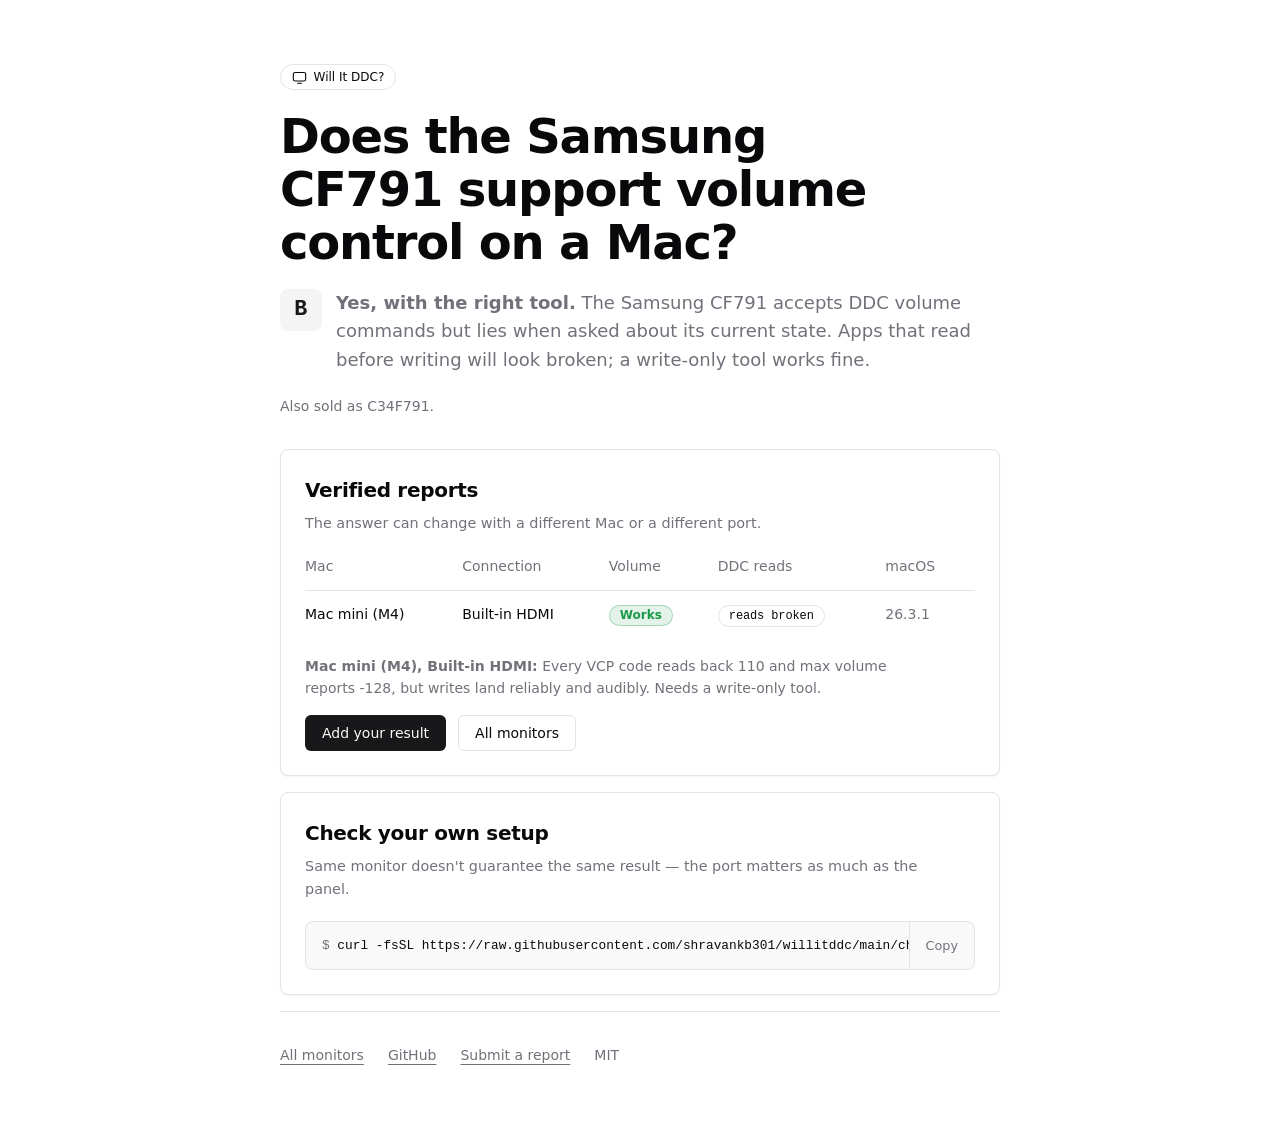
<file: docs/m/samsung-cf791.html>
<!doctype html>
<html lang="en">
<head>
<meta charset="utf-8">
<meta name="viewport" content="width=device-width, initial-scale=1">
<title>Samsung CF791 — DDC volume control on Mac? | Will It DDC?</title>
<meta name="description" content="Does the Samsung CF791 support DDC volume control on macOS? Verified reports by Mac model and connection type.">
<link rel="canonical" href="https://shravankb301.github.io/willitddc/m/samsung-cf791.html">
<meta property="og:title" content="Samsung CF791 — DDC volume control on Mac? | Will It DDC?">
<meta property="og:description" content="Does the Samsung CF791 support DDC volume control on macOS? Verified reports by Mac model and connection type.">
<meta property="og:url" content="https://shravankb301.github.io/willitddc/m/samsung-cf791.html">
<meta property="og:type" content="website">
<meta name="twitter:card" content="summary">
<link rel="icon" href="data:image/svg+xml,%3Csvg%20xmlns%3D%22http%3A//www.w3.org/2000/svg%22%20viewBox%3D%220%200%2020%2020%22%3E%3Crect%20width%3D%2220%22%20height%3D%2220%22%20rx%3D%224.5%22%20fill%3D%22%2318181b%22/%3E%3Crect%20x%3D%223.4%22%20y%3D%224.8%22%20width%3D%2213.2%22%20height%3D%229%22%20rx%3D%222%22%20fill%3D%22none%22%20stroke%3D%22%23fafafa%22%20stroke-width%3D%221.5%22/%3E%3Cpath%20d%3D%22M7.9%2016.4h4.2%22%20stroke%3D%22%23fafafa%22%20stroke-width%3D%221.5%22%20stroke-linecap%3D%22round%22/%3E%3C/svg%3E">
<meta name="color-scheme" content="light dark">
<style>/* Will It DDC? — shadcn/ui design system.
 *
 * shadcn ships as React + Tailwind components you copy into a project. This
 * site is static HTML generated by build.py, so the token set and component
 * styles are ported to plain CSS: same variables (zinc base), same radii, same
 * component anatomy. Swapping to real .tsx components later is then a markup
 * change, not a redesign.
 *
 * Light is the default and dark follows the OS, the way shadcn does it.
 */

:root {
  --background: 0 0% 100%;
  --foreground: 240 10% 3.9%;

  --card: 0 0% 100%;
  --card-foreground: 240 10% 3.9%;

  --primary: 240 5.9% 10%;
  --primary-foreground: 0 0% 98%;

  --secondary: 240 4.8% 95.9%;
  --secondary-foreground: 240 5.9% 10%;

  --muted: 240 4.8% 95.9%;
  --muted-foreground: 240 3.8% 46.1%;

  --accent: 240 4.8% 95.9%;
  --accent-foreground: 240 5.9% 10%;

  --destructive: 0 84.2% 60.2%;
  --destructive-foreground: 0 0% 98%;

  --success: 142 71% 35%;

  --border: 240 5.9% 90%;
  --input: 240 5.9% 90%;
  --ring: 240 10% 3.9%;

  --radius: 0.5rem;

  --font-sans: ui-sans-serif, system-ui, -apple-system, BlinkMacSystemFont,
    "Segoe UI", Roboto, "Helvetica Neue", Arial, sans-serif;
  --font-mono: ui-monospace, SFMono-Regular, "SF Mono", Menlo, Consolas, monospace;
}

@media (prefers-color-scheme: dark) {
  :root {
    --background: 240 10% 3.9%;
    --foreground: 0 0% 98%;

    --card: 240 10% 3.9%;
    --card-foreground: 0 0% 98%;

    --primary: 0 0% 98%;
    --primary-foreground: 240 5.9% 10%;

    --secondary: 240 3.7% 15.9%;
    --secondary-foreground: 0 0% 98%;

    --muted: 240 3.7% 15.9%;
    --muted-foreground: 240 5% 64.9%;

    --accent: 240 3.7% 15.9%;
    --accent-foreground: 0 0% 98%;

    --destructive: 0 62.8% 50.6%;
    --destructive-foreground: 0 0% 98%;

    --success: 142 69% 58%;

    --border: 240 3.7% 15.9%;
    --input: 240 3.7% 15.9%;
    --ring: 240 4.9% 83.9%;
  }
}

* { box-sizing: border-box; border-color: hsl(var(--border)); }

html { -webkit-text-size-adjust: 100%; }

body {
  margin: 0;
  background: hsl(var(--background));
  color: hsl(var(--foreground));
  font-family: var(--font-sans);
  font-size: 16px;
  line-height: 1.6;
  -webkit-font-smoothing: antialiased;
  font-feature-settings: "rlig" 1, "calt" 1;
}

.wrap { max-width: 768px; margin: 0 auto; padding: 0 1.5rem; }

a { color: inherit; text-decoration: none; }
a.link {
  font-weight: 500;
  text-decoration: underline;
  text-underline-offset: 4px;
  text-decoration-color: hsl(var(--muted-foreground));
}
a.link:hover { text-decoration-color: hsl(var(--foreground)); }

:focus-visible {
  outline: 2px solid hsl(var(--ring));
  outline-offset: 2px;
  border-radius: calc(var(--radius) - 2px);
}

/* --- typography ------------------------------------------------------------ */

.h1 {
  font-size: clamp(2.25rem, 5vw, 3rem);
  font-weight: 800;
  letter-spacing: -0.025em;
  line-height: 1.1;
  margin: 0;
  text-wrap: balance;
}

.h2 {
  font-size: 1.5rem;
  font-weight: 600;
  letter-spacing: -0.015em;
  line-height: 1.25;
  margin: 0;
  text-wrap: balance;
}

.h3 {
  font-size: 1.05rem;
  font-weight: 600;
  letter-spacing: -0.01em;
  margin: 0;
}

.lead {
  font-size: 1.125rem;
  color: hsl(var(--muted-foreground));
  margin: 0;
  max-width: 65ch;
}

p { margin: 0; max-width: 70ch; }
.muted { color: hsl(var(--muted-foreground)); }
.small { font-size: 0.875rem; }
.tiny { font-size: 0.8rem; }

strong { font-weight: 600; }

code {
  position: relative;
  border-radius: calc(var(--radius) - 2px);
  background: hsl(var(--muted));
  padding: 0.15rem 0.35rem;
  font-family: var(--font-mono);
  font-size: 0.85em;
  font-weight: 500;
}

ul.list {
  margin: 0;
  padding-left: 1.15rem;
  display: flex;
  flex-direction: column;
  gap: 0.6rem;
  color: hsl(var(--muted-foreground));
}
ul.list li { max-width: 68ch; }
ul.list li::marker { color: hsl(var(--muted-foreground)); }

/* --- layout ---------------------------------------------------------------- */

header { padding: 4rem 0 2rem; display: flex; flex-direction: column; gap: 1.25rem; }
main { display: flex; flex-direction: column; gap: 1rem; }
.stack { display: flex; flex-direction: column; gap: 1rem; }
.row { display: flex; align-items: center; gap: 0.75rem; flex-wrap: wrap; }

.separator { height: 1px; background: hsl(var(--border)); border: 0; margin: 0; }

/* --- card ------------------------------------------------------------------ */

.card {
  background: hsl(var(--card));
  color: hsl(var(--card-foreground));
  border: 1px solid hsl(var(--border));
  border-radius: var(--radius);
  box-shadow: 0 1px 2px 0 rgb(0 0 0 / 0.05);
}

.card-header {
  display: flex;
  flex-direction: column;
  gap: 0.375rem;
  padding: 1.5rem 1.5rem 0;
}

.card-title { font-size: 1.25rem; font-weight: 600; letter-spacing: -0.015em; margin: 0; }
.card-description { font-size: 0.9rem; color: hsl(var(--muted-foreground)); margin: 0; max-width: 68ch; }

.card-content {
  padding: 1.5rem;
  display: flex;
  flex-direction: column;
  gap: 1rem;
}
.card-header + .card-content { padding-top: 1.25rem; }

.card-footer {
  display: flex;
  align-items: center;
  gap: 1rem;
  flex-wrap: wrap;
  padding: 1.25rem 1.5rem;
  border-top: 1px solid hsl(var(--border));
}

/* --- button ---------------------------------------------------------------- */

.btn {
  display: inline-flex;
  align-items: center;
  justify-content: center;
  gap: 0.5rem;
  white-space: nowrap;
  border-radius: calc(var(--radius) - 2px);
  font-size: 0.875rem;
  font-weight: 500;
  height: 2.25rem;
  padding: 0 1rem;
  border: 1px solid transparent;
  cursor: pointer;
  font-family: inherit;
  transition: background-color .15s, color .15s, border-color .15s;
}

.btn-primary {
  background: hsl(var(--primary));
  color: hsl(var(--primary-foreground));
}
.btn-primary:hover { background: hsl(var(--primary) / 0.9); }

.btn-outline {
  background: hsl(var(--background));
  border-color: hsl(var(--input));
  color: hsl(var(--foreground));
}
.btn-outline:hover { background: hsl(var(--accent)); color: hsl(var(--accent-foreground)); }

.btn-ghost { background: transparent; color: hsl(var(--foreground)); }
.btn-ghost:hover { background: hsl(var(--accent)); }

.btn-sm { height: 2rem; padding: 0 0.75rem; font-size: 0.82rem; }

/* --- badge ----------------------------------------------------------------- */

.badge {
  display: inline-flex;
  align-items: center;
  border-radius: 9999px;
  border: 1px solid transparent;
  padding: 0.1rem 0.625rem;
  font-size: 0.75rem;
  font-weight: 600;
  line-height: 1.35;
  white-space: nowrap;
}

.badge-secondary { background: hsl(var(--secondary)); color: hsl(var(--secondary-foreground)); }
.badge-outline { color: hsl(var(--foreground)); border-color: hsl(var(--border)); }
.badge-success { background: hsl(var(--success) / 0.12); color: hsl(var(--success)); border-color: hsl(var(--success) / 0.3); }
.badge-destructive { background: hsl(var(--destructive) / 0.12); color: hsl(var(--destructive)); border-color: hsl(var(--destructive) / 0.3); }
.badge-mono { font-family: var(--font-mono); font-weight: 500; letter-spacing: -0.01em; }

/* --- input ----------------------------------------------------------------- */

.input {
  display: flex;
  width: 100%;
  height: 2.5rem;
  border-radius: calc(var(--radius) - 2px);
  border: 1px solid hsl(var(--input));
  background: hsl(var(--background));
  padding: 0 0.75rem;
  font-size: 0.9rem;
  font-family: inherit;
  color: hsl(var(--foreground));
}
.input::placeholder { color: hsl(var(--muted-foreground)); }
.input:focus-visible { outline: 2px solid hsl(var(--ring)); outline-offset: 2px; }

/* --- code block / copy ------------------------------------------------------ */

.codeblock {
  display: flex;
  align-items: stretch;
  border: 1px solid hsl(var(--border));
  border-radius: var(--radius);
  background: hsl(var(--muted) / 0.5);
  overflow: hidden;
}
.codeblock pre {
  margin: 0;
  padding: 0.85rem 1rem;
  flex: 1;
  overflow-x: auto;
  font-family: var(--font-mono);
  font-size: 0.8rem;
  line-height: 1.5;
  white-space: pre;
  color: hsl(var(--foreground));
}
.codeblock pre::-webkit-scrollbar { height: 6px; }
.codeblock pre::-webkit-scrollbar-thumb {
  background: hsl(var(--muted-foreground) / 0.35);
  border-radius: 3px;
}
.codeblock .prompt { color: hsl(var(--muted-foreground)); user-select: none; }

.copy {
  flex-shrink: 0;
  border: 0;
  border-left: 1px solid hsl(var(--border));
  background: transparent;
  color: hsl(var(--muted-foreground));
  font-family: inherit;
  font-size: 0.8rem;
  font-weight: 500;
  padding: 0 1rem;
  cursor: pointer;
  transition: background-color .15s, color .15s;
}
.copy:hover { background: hsl(var(--accent)); color: hsl(var(--accent-foreground)); }
.copy.done { color: hsl(var(--success)); }

/* --- table ----------------------------------------------------------------- */

.table-wrap { width: 100%; overflow-x: auto; }
table { width: 100%; border-collapse: collapse; font-size: 0.875rem; caption-side: bottom; }
thead tr { border-bottom: 1px solid hsl(var(--border)); }
th {
  text-align: left;
  padding: 0 1rem 0.75rem 0;
  font-weight: 500;
  color: hsl(var(--muted-foreground));
  white-space: nowrap;
}
tbody tr { border-bottom: 1px solid hsl(var(--border)); }
tbody tr:last-child { border-bottom: 0; }
td {
  padding: 0.75rem 1rem 0.75rem 0;
  vertical-align: middle;
  font-variant-numeric: tabular-nums;
}
td.name { font-weight: 500; white-space: nowrap; }

.empty { color: hsl(var(--muted-foreground)); font-size: 0.875rem; }

/* --- the OSD panel ----------------------------------------------------------
 * Still the clearest way to state the problem: the monitor's own menu, with
 * the row you can't reach greyed out. Built from card + progress primitives. */

.osd { max-width: 25rem; font-family: var(--font-mono); }
.osd-head {
  display: flex;
  justify-content: space-between;
  padding: 0.7rem 1rem;
  border-bottom: 1px solid hsl(var(--border));
  font-size: 0.7rem;
  text-transform: uppercase;
  letter-spacing: 0.09em;
  color: hsl(var(--muted-foreground));
}
.osd-row {
  display: flex;
  align-items: center;
  gap: 0.9rem;
  padding: 0.7rem 1rem;
  font-size: 0.72rem;
  text-transform: uppercase;
  letter-spacing: 0.07em;
}
.osd-row + .osd-row { border-top: 1px solid hsl(var(--border)); }
.osd-row .label { width: 4rem; flex-shrink: 0; color: hsl(var(--muted-foreground)); }
.osd-row .val { width: 2rem; text-align: right; font-variant-numeric: tabular-nums; color: hsl(var(--muted-foreground)); }

.progress {
  flex: 1;
  height: 0.5rem;
  border-radius: 9999px;
  background: hsl(var(--secondary));
  overflow: hidden;
}
.progress > div { height: 100%; background: hsl(var(--primary)); border-radius: 9999px; }

.osd-row.disabled .label,
.osd-row.disabled .val { color: hsl(var(--muted-foreground) / 0.5); }
.osd-row.disabled .progress > div { background: hsl(var(--muted-foreground) / 0.3); }

/* --- footer ---------------------------------------------------------------- */

footer {
  padding: 2rem 0 4rem;
  margin-top: 1rem;
  border-top: 1px solid hsl(var(--border));
  display: flex;
  gap: 1.5rem;
  flex-wrap: wrap;
  align-items: center;
  font-size: 0.875rem;
  color: hsl(var(--muted-foreground));
}

@media (prefers-reduced-motion: reduce) {
  * { transition: none !important; animation: none !important; }
}

@media (max-width: 640px) {
  header { padding: 2.5rem 0 1.5rem; }
  .card-header { padding: 1.25rem 1.25rem 0; }
  .card-content { padding: 1.25rem; }
  .osd { max-width: none; }
}

/* Brand chip in the masthead. */
.brand {
  align-self: flex-start;
  gap: 0.4rem;
  padding: 0.25rem 0.7rem;
  font-weight: 500;
}
.brand:hover { background: hsl(var(--accent)); }

/* --- grades ---------------------------------------------------------------
 * The grade is the shareable unit, so it gets weight wherever it appears. */

.badge-grade {
  font-family: var(--font-mono);
  font-weight: 700;
  min-width: 1.5rem;
  justify-content: center;
  padding: 0.1rem 0.5rem;
}

.grade-hero { display: flex; align-items: flex-start; gap: 0.9rem; }
.grade-hero .badge-grade {
  font-size: 1.35rem;
  min-width: 2.6rem;
  padding: 0.35rem 0.6rem;
  border-radius: var(--radius);
  flex-shrink: 0;
}

.scale { display: flex; flex-direction: column; gap: 0.55rem; }
.scale-row { display: flex; align-items: baseline; gap: 0.75rem; font-size: 0.9rem; }
.scale-row .badge-grade { flex-shrink: 0; }
.scale-row span:last-child { color: hsl(var(--muted-foreground)); }

.brandbar {
  display: flex; align-items: center; gap: 0.75rem;
  font-size: 0.9rem; padding: 0.5rem 0;
}
.brandbar .bname { width: 7rem; flex-shrink: 0; font-weight: 500; }
.brandbar .grades { display: flex; gap: 0.3rem; flex-wrap: wrap; }
</style>
</head>
<body>
<div class="wrap">
<header>
  <a href="../" class="badge badge-outline brand"><svg width="15" height="15" viewBox="0 0 20 20" fill="none" aria-hidden="true"><rect x="1.8" y="3.4" width="16.4" height="11.2" rx="2.4" stroke="currentColor" stroke-width="1.5"/><path d="M7.4 17.6h5.2" stroke="currentColor" stroke-width="1.5" stroke-linecap="round"/></svg><span>Will It DDC?</span></a>
  <h1 class="h1">Does the Samsung CF791 support volume control on a Mac?</h1>
  <div class="grade-hero">
    <span class="badge badge-secondary badge-grade" title="Does what it&#x27;s told, lies about everything.">B</span>
    <p class="lead"><strong>Yes, with the right tool.</strong> The Samsung CF791 accepts DDC volume commands but lies when asked about its current state. Apps that read before writing will look broken; a write-only tool works fine.</p>
  </div>
  <p class="small muted">Also sold as C34F791.</p>
</header>
<main>
<section class="card">
  <div class="card-header">
    <h2 class="card-title">Verified reports</h2>
    <p class="card-description">The answer can change with a different Mac or a different port.</p>
  </div>
  <div class="card-content">
    <div class="table-wrap">
      <table>
        <thead><tr><th>Mac</th><th>Connection</th><th>Volume</th><th>DDC reads</th><th>macOS</th></tr></thead>
        <tbody><tr><td class="name">Mac mini (M4)</td><td>Built-in HDMI</td><td><span class="badge badge-success">Works</span></td><td><span class="badge badge-outline badge-mono">reads broken</span></td><td class="muted">26.3.1</td></tr></tbody>
      </table>
    </div>
<p class="muted small"><strong>Mac mini (M4), Built-in HDMI:</strong> Every VCP code reads back 110 and max volume reports -128, but writes land reliably and audibly. Needs a write-only tool.</p>
    <div class="row">
      <a class="btn btn-primary" href="https://github.com/shravankb301/willitddc/issues/new?template=report.yml">Add your result</a>
      <a class="btn btn-outline" href="../">All monitors</a>
    </div>
  </div>
</section>
<section class="card">
  <div class="card-header">
    <h2 class="card-title">Check your own setup</h2>
    <p class="card-description">Same monitor doesn't guarantee the same result &mdash; the port matters as much as the panel.</p>
  </div>
  <div class="card-content">
    <div class="codeblock"><pre><span class="prompt">$ </span><span class="c">curl -fsSL https://raw.githubusercontent.com/shravankb301/willitddc/main/check.sh | bash</span></pre><button class="copy">Copy</button></div>
  </div>
</section>
</main>
<footer>
  <a class="link" href="../">All monitors</a>
  <a class="link" href="https://github.com/shravankb301/willitddc">GitHub</a>
  <a class="link" href="https://github.com/shravankb301/willitddc/issues/new?template=report.yml">Submit a report</a>
  <span>MIT</span>
</footer>
</div>
<script>
document.querySelectorAll('.copy').forEach(function(b){
  b.addEventListener('click',async function(){
    var t=b.parentElement.querySelector('.c').textContent;
    try{await navigator.clipboard.writeText(t)}catch(e){
      var a=document.createElement('textarea');a.value=t;document.body.appendChild(a);
      a.select();document.execCommand('copy');a.remove()}
    b.textContent='Copied';b.classList.add('done');
    setTimeout(function(){b.textContent='Copy';b.classList.remove('done')},1600)})});
</script>
</body>
</html>
</file>
